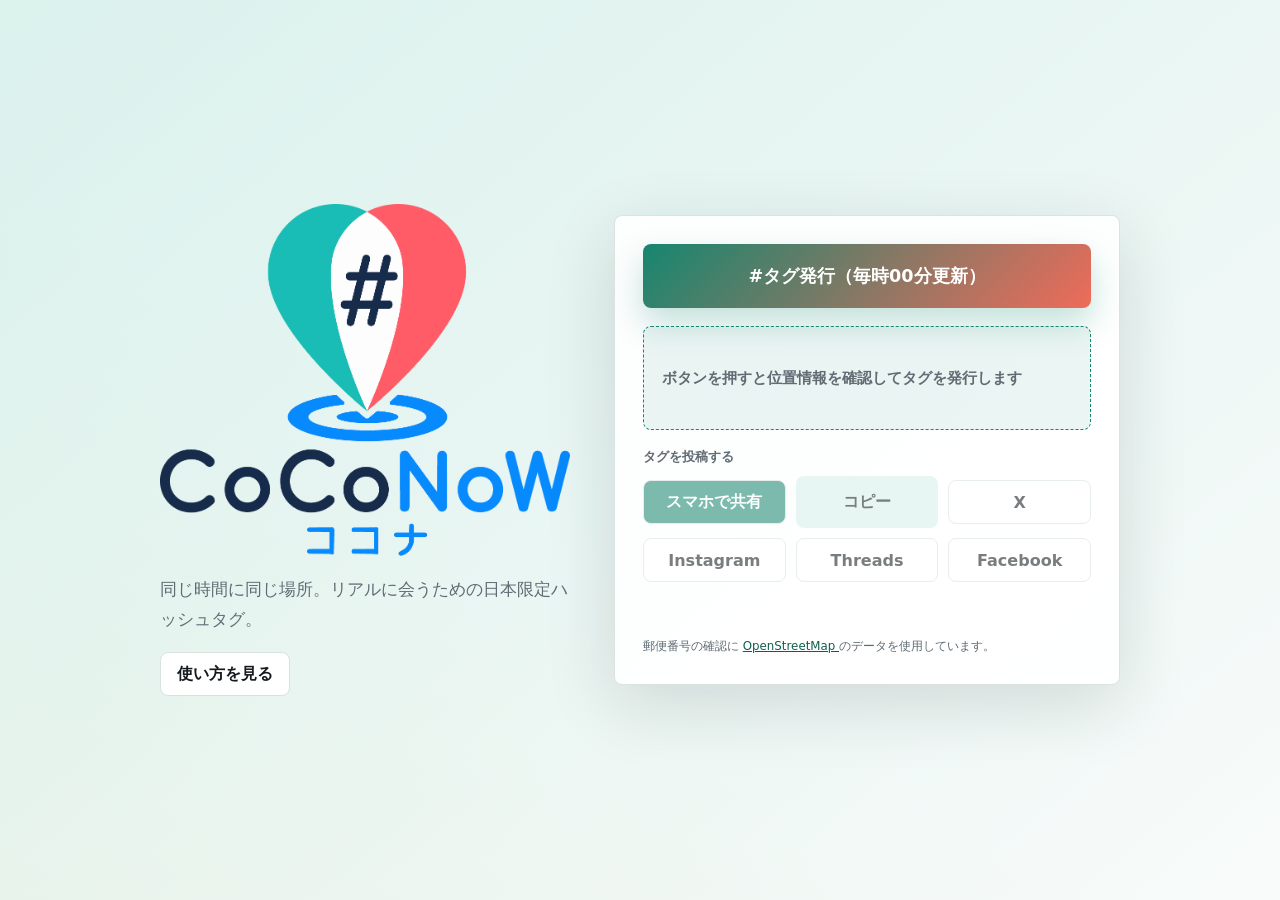
<file: docs/index.html>
<!doctype html>
<html lang="ja">
  <head>
    <meta charset="UTF-8" />
    <meta name="viewport" content="width=device-width, initial-scale=1.0" />
    <title>CoCoNoW-ココナ- | タグ発行</title>
    <link rel="stylesheet" href="./styles.css" />
  </head>
  <body>
    <main class="app-shell">
      <section class="hero" aria-labelledby="app-title">
        <h1 id="app-title" class="brand-title">
          <img
            class="brand-logo brand-logo-stacked brand-logo-desktop"
            src="./assets/brand/coconow-logo-stacked.png"
            alt="CoCoNoW ココナ"
          />
          <img
            class="brand-logo brand-logo-horizontal brand-logo-mobile"
            src="./assets/brand/coconow-logo-horizontal.png"
            alt="CoCoNoW ココナ"
          />
        </h1>
        <p class="lead">同じ時間に同じ場所。リアルに会うための日本限定ハッシュタグ。</p>
        <a class="text-link" href="./howto.html">使い方を見る</a>
      </section>

      <section class="generator" aria-label="ハッシュタグ発行">
        <button class="primary-button" id="issueButton" type="button">
          #タグ発行（毎時00分更新）
        </button>

        <output class="tag-output" id="tagOutput" aria-live="polite">
          <span>ボタンを押すと位置情報を確認してタグを発行します</span>
        </output>

        <div class="postal-panel" id="postalPanel" hidden>
          <label class="field">
            <span>検出エリア（郵便番号の上6桁）</span>
            <input
              id="postalArea"
              type="text"
              inputmode="numeric"
              autocomplete="postal-code"
              placeholder="例: 530000"
              maxlength="7"
            />
          </label>
          <button class="secondary-button" id="reissueButton" type="button">
            修正して再発行
          </button>
        </div>

        <div class="actions" id="actions">
          <p class="actions-title">タグを投稿する</p>
          <button class="share-button primary-share" data-share="native" type="button" disabled>
            スマホで共有
          </button>
          <button class="copy-button" id="copyButton" type="button" disabled>コピー</button>
          <button class="share-button" data-share="x" type="button" disabled>X</button>
          <button class="share-button" data-share="instagram" type="button" disabled>Instagram</button>
          <button class="share-button" data-share="threads" type="button" disabled>Threads</button>
          <button class="share-button" data-share="facebook" type="button" disabled>Facebook</button>
        </div>

        <p id="message" class="message" role="status" aria-live="polite"></p>

        <p class="attribution">
          郵便番号の確認に
          <a href="https://www.openstreetmap.org/copyright" target="_blank" rel="noreferrer">
            OpenStreetMap
          </a>
          のデータを使用しています。
        </p>
      </section>
    </main>

    <script src="./app.js"></script>
  </body>
</html>
</file>
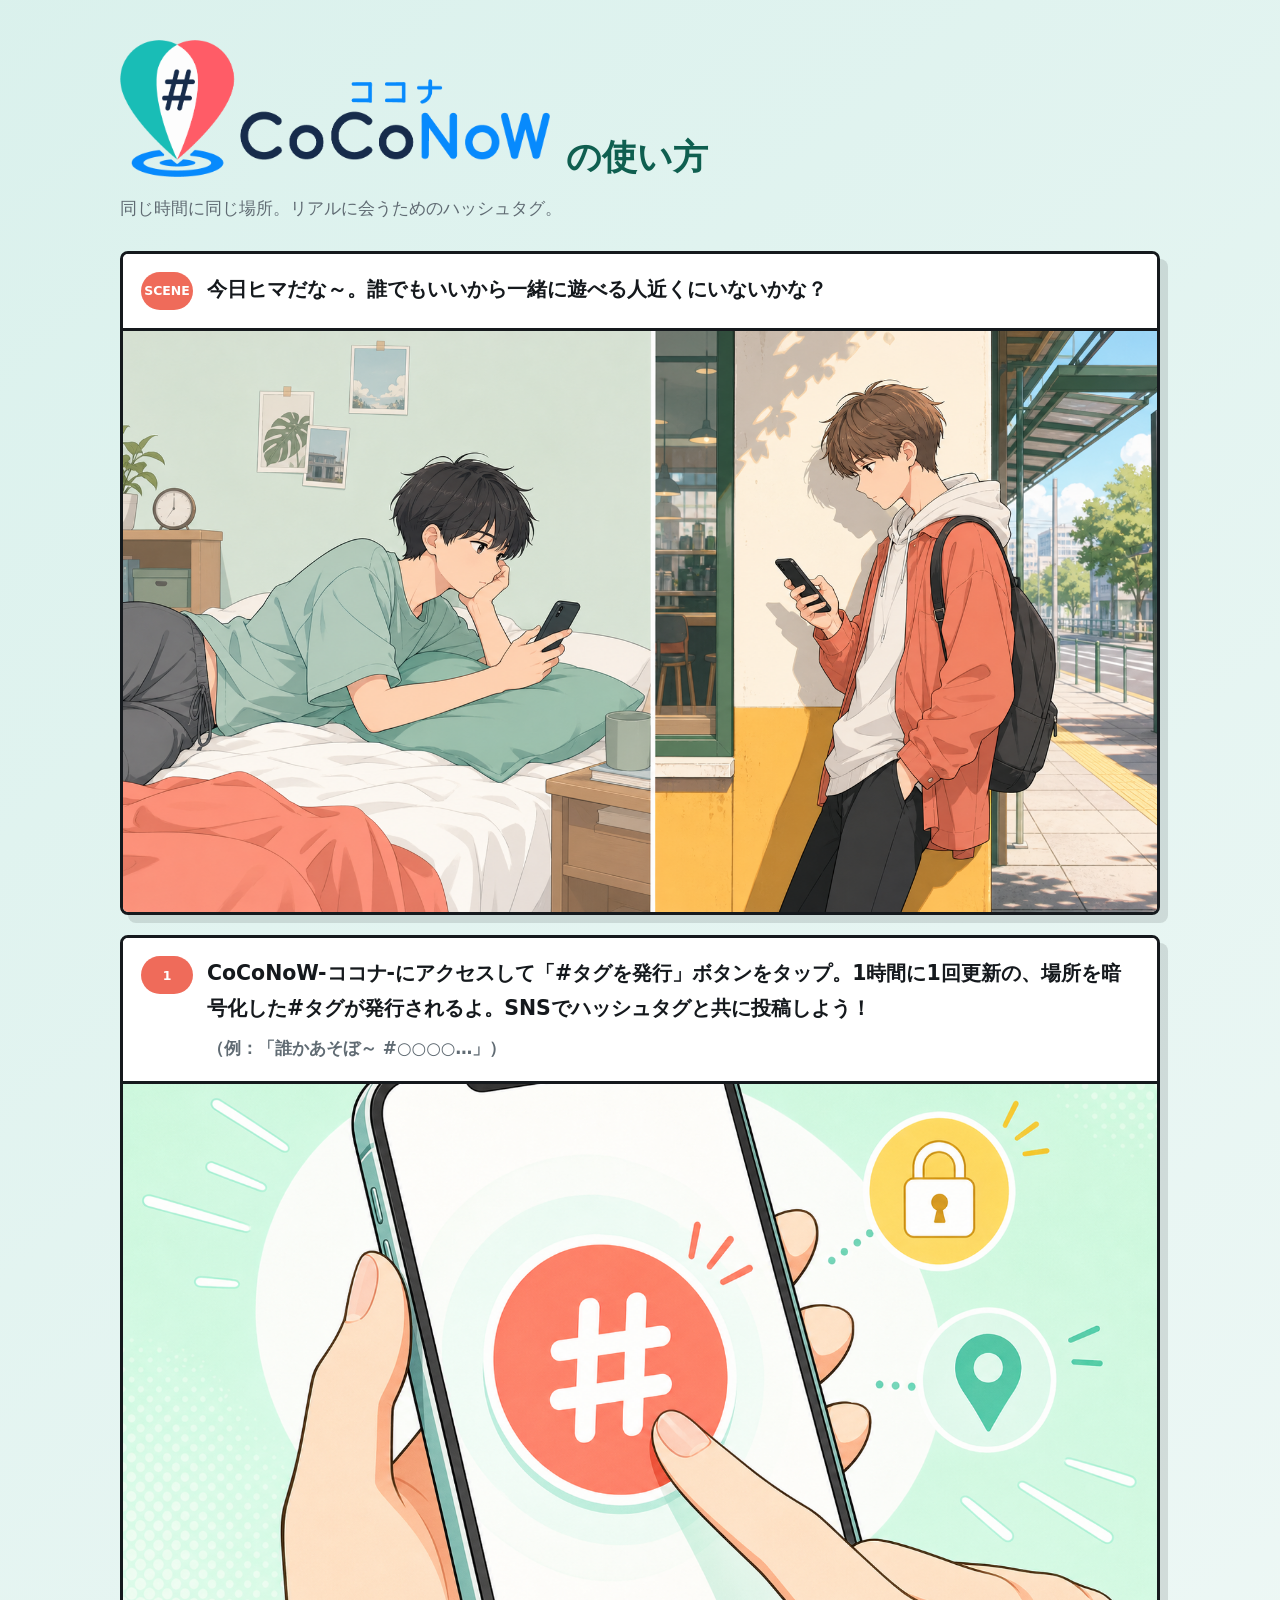
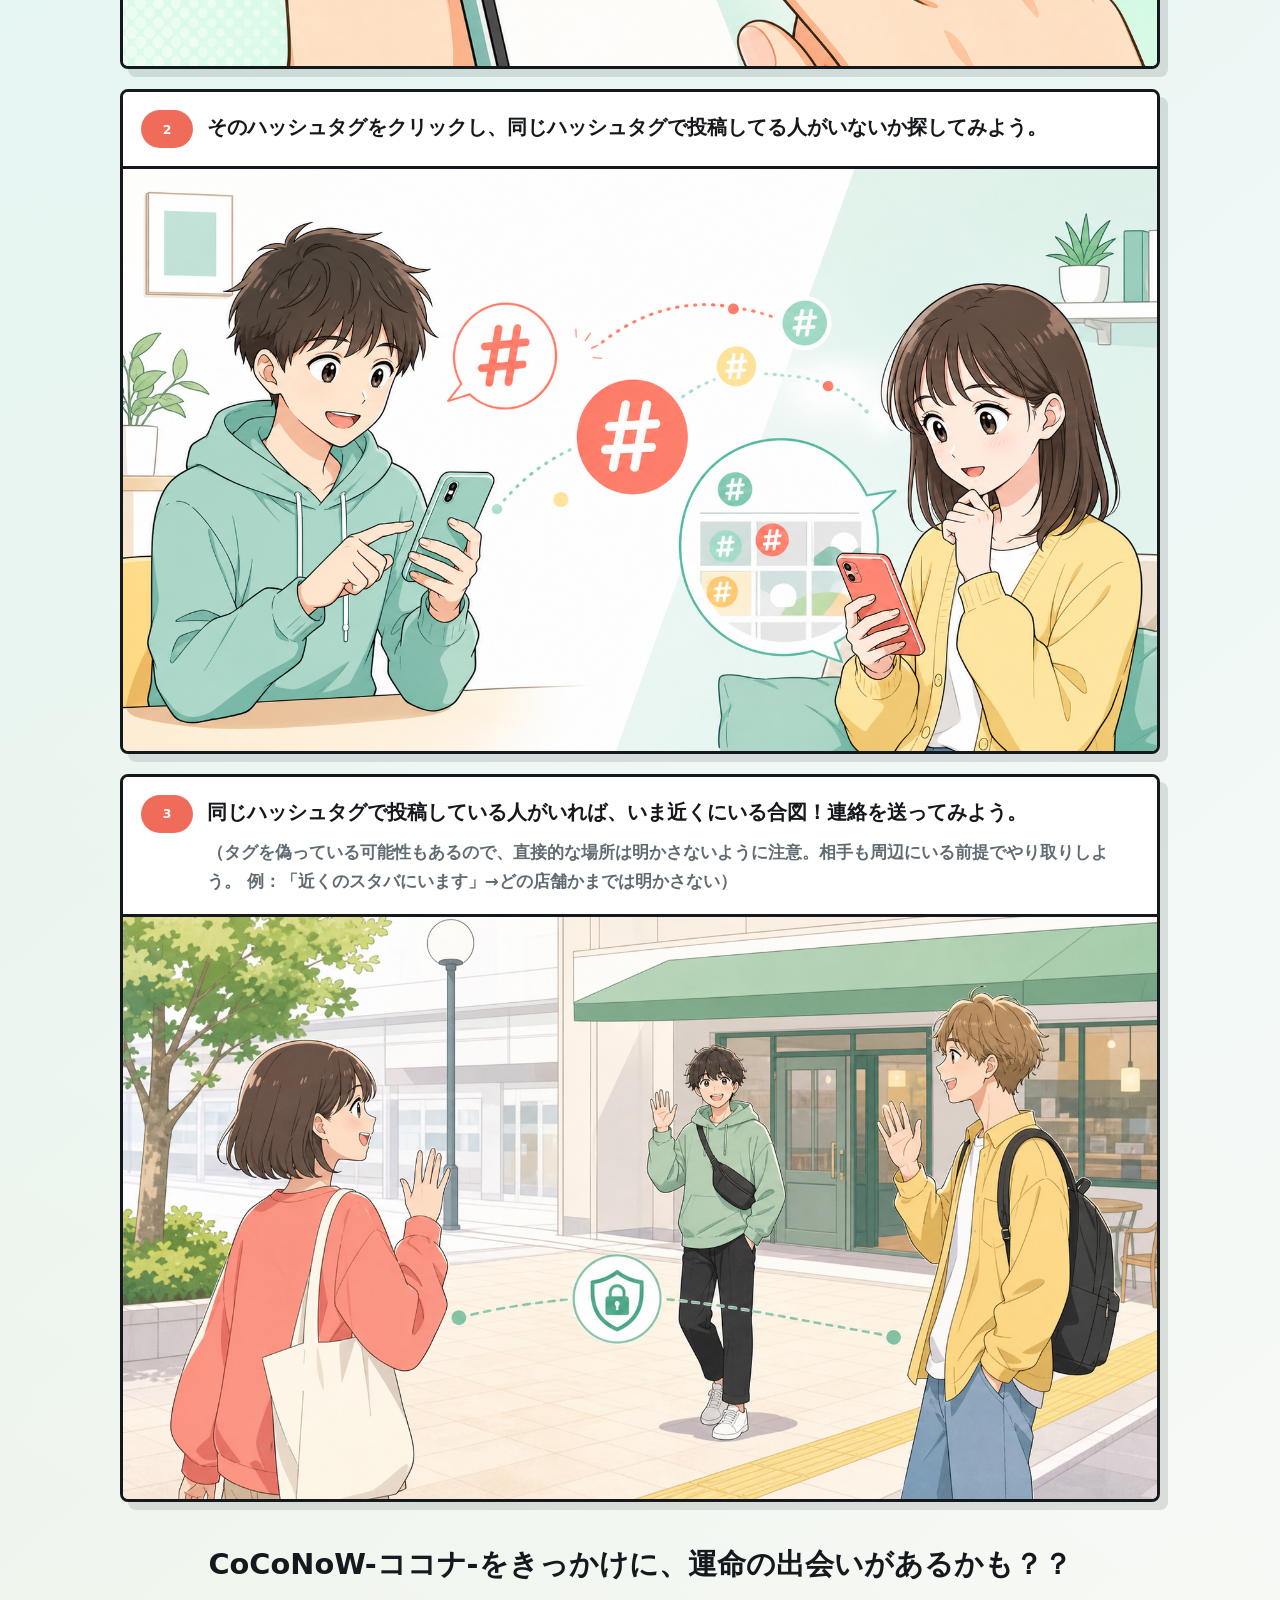
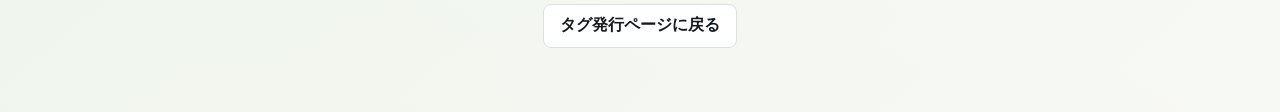
<file: docs/howto.html>
<!doctype html>
<html lang="ja">
  <head>
    <meta charset="UTF-8" />
    <meta name="viewport" content="width=device-width, initial-scale=1.0" />
    <title>CoCoNoW-ココナ- | 使い方</title>
    <link rel="stylesheet" href="./styles.css" />
  </head>
  <body>
    <main class="comic-shell">
      <section class="comic-head" aria-labelledby="guide-title">
        <h1 id="guide-title" class="brand-title-guide">
          <img
            class="brand-logo brand-logo-horizontal"
            src="./assets/brand/coconow-logo-horizontal.png"
            alt="CoCoNoW ココナ"
          />
          <span class="guide-title-text">の使い方</span>
        </h1>
        <p class="lead">同じ時間に同じ場所。リアルに会うためのハッシュタグ。</p>
      </section>

      <section class="comic-strip" aria-label="CoCoNoWの使い方">
        <article class="image-panel">
          <div class="panel-caption">
            <span>SCENE</span>
            <p>今日ヒマだな～。誰でもいいから一緒に遊べる人近くにいないかな？</p>
          </div>
          <img src="./assets/howto/panel-1-bored.png" alt="ヒマな午後にスマホを見ながら近くで遊べる人を探したいと思っている場面" />
        </article>

        <article class="image-panel">
          <div class="panel-caption">
            <span>1</span>
            <p>
              CoCoNoW-ココナ-にアクセスして「#タグを発行」ボタンをタップ。1時間に1回更新の、場所を暗号化した#タグが発行されるよ。SNSでハッシュタグと共に投稿しよう！
              <small>（例：「誰かあそぼ～ #○○○○…」）</small>
            </p>
          </div>
          <img src="./assets/howto/panel-2-issue.png" alt="スマホでタグ発行ボタンを押して、場所を暗号化したタグを作る場面" />
        </article>

        <article class="image-panel">
          <div class="panel-caption">
            <span>2</span>
            <p>そのハッシュタグをクリックし、同じハッシュタグで投稿してる人がいないか探してみよう。</p>
          </div>
          <img src="./assets/howto/panel-3-post.png" alt="SNSにハッシュタグを付けて投稿し、同じタグの投稿を探す場面" />
        </article>

        <article class="image-panel">
          <div class="panel-caption">
            <span>3</span>
            <p>
              同じハッシュタグで投稿している人がいれば、いま近くにいる合図！連絡を送ってみよう。
              <small>
                （タグを偽っている可能性もあるので、直接的な場所は明かさないように注意。相手も周辺にいる前提でやり取りしよう。
                例：「近くのスタバにいます」→どの店舗かまでは明かさない）
              </small>
            </p>
          </div>
          <img src="./assets/howto/panel-4-search.png" alt="公共の場所で近くの人と安全に合流する場面" />
        </article>

        <article class="final-card">
          <p>CoCoNoW-ココナ-をきっかけに、運命の出会いがあるかも？？</p>
          <a class="secondary-link" href="/">タグ発行ページに戻る</a>
        </article>
      </section>
    </main>
  </body>
</html>
</file>
<file: docs/styles.css>
:root {
  color-scheme: light;
  --ink: #15191d;
  --muted: #606b73;
  --line: #d8e2e0;
  --paper: #f8fbfa;
  --surface: rgba(255, 255, 255, 0.9);
  --green: #16866f;
  --green-dark: #0f5f50;
  --coral: #ef6b5a;
  --aqua: #d7f0eb;
  --yellow: #f4c65f;
  --shadow: 0 20px 70px rgba(20, 33, 37, 0.14);
  font-family:
    "Hiragino Kaku Gothic ProN", "Yu Gothic", "Meiryo", system-ui, sans-serif;
}

* {
  box-sizing: border-box;
}

body {
  min-height: 100vh;
  margin: 0;
  color: var(--ink);
  background:
    linear-gradient(140deg, rgba(215, 240, 235, 0.9), rgba(248, 251, 250, 0.72)),
    linear-gradient(35deg, rgba(244, 198, 95, 0.26), transparent 42%),
    var(--paper);
}

button,
input {
  font: inherit;
}

.app-shell {
  width: min(960px, calc(100% - 32px));
  min-height: 100vh;
  margin: 0 auto;
  display: grid;
  grid-template-columns: 0.9fr 1.1fr;
  gap: 40px;
  align-items: center;
  padding: 48px 0;
}

.landing-shell {
  width: min(960px, calc(100% - 32px));
  min-height: 100vh;
  margin: 0 auto;
  display: grid;
  gap: 32px;
  align-content: start;
  padding: 48px 0;
}

.comic-shell {
  width: min(1040px, calc(100% - 32px));
  min-height: 100vh;
  margin: 0 auto;
  display: grid;
  gap: 28px;
  align-content: start;
  padding: 40px 0 56px;
}

.hero {
  display: grid;
  gap: 18px;
}

.landing-hero {
  display: grid;
  gap: 18px;
  padding-top: 18px;
}

.comic-head {
  display: grid;
  gap: 16px;
}

.eyebrow {
  width: fit-content;
  margin: 0;
  padding: 8px 12px;
  border: 1px solid rgba(22, 134, 111, 0.25);
  border-radius: 999px;
  color: var(--green-dark);
  background: rgba(255, 255, 255, 0.58);
  font-size: 0.84rem;
  font-weight: 800;
}

h1 {
  display: grid;
  gap: 6px;
  margin: 0;
  letter-spacing: 0;
}

h1 span {
  font-size: clamp(3.4rem, 9vw, 6.4rem);
  line-height: 0.9;
}

h1 small {
  color: var(--coral);
  font-size: clamp(1.5rem, 3vw, 2.1rem);
  font-weight: 900;
}

.brand-title {
  width: min(100%, 520px);
}

.brand-title-guide {
  display: flex;
  flex-wrap: wrap;
  gap: 10px 14px;
  align-items: flex-end;
  width: min(100%, 620px);
}

.brand-logo {
  display: block;
  width: 100%;
  height: auto;
}

.brand-logo-mobile {
  display: none;
}

.brand-logo-horizontal {
  max-width: min(72vw, 430px);
}

.brand-logo-stacked {
  max-width: min(100%, 410px);
}

.guide-title-text {
  display: inline-block;
  padding-left: 2px;
  color: var(--green-dark);
  font-size: clamp(1.45rem, 4vw, 2.2rem);
  font-weight: 900;
  line-height: 1.1;
  white-space: nowrap;
}

.lead {
  max-width: 29rem;
  margin: 0;
  color: var(--muted);
  font-size: 1.05rem;
  line-height: 1.8;
}

.primary-link,
.secondary-link,
.text-link {
  width: fit-content;
  min-height: 44px;
  display: inline-grid;
  place-items: center;
  border-radius: 8px;
  padding: 0 16px;
  color: inherit;
  font-weight: 900;
  text-decoration: none;
}

.primary-link {
  min-height: 56px;
  color: #fff;
  background: linear-gradient(135deg, var(--green), var(--coral));
  box-shadow: 0 15px 32px rgba(22, 134, 111, 0.25);
}

.secondary-link,
.text-link {
  border: 1px solid var(--line);
  background: #fff;
}

.guide {
  display: grid;
  gap: 18px;
  padding: 28px;
  border: 1px solid rgba(216, 226, 224, 0.95);
  border-radius: 8px;
  background: var(--surface);
  box-shadow: var(--shadow);
}

.guide h2 {
  margin: 0;
  font-size: clamp(1.5rem, 4vw, 2.2rem);
  line-height: 1.25;
}

.scenario {
  margin: 0;
  color: var(--green-dark);
  font-weight: 900;
  line-height: 1.8;
}

.steps {
  margin: 0;
  padding-left: 1.35rem;
  color: var(--muted);
  line-height: 1.9;
}

.steps li + li {
  margin-top: 12px;
}

.comic-strip {
  display: grid;
  gap: 20px;
}

.image-panel {
  position: relative;
  overflow: hidden;
  border: 3px solid var(--ink);
  border-radius: 8px;
  background: #fff;
  box-shadow: 8px 8px 0 rgba(21, 25, 29, 0.12);
}

.image-panel img {
  width: 100%;
  display: block;
  aspect-ratio: 16 / 9;
  object-fit: cover;
}

.panel-caption {
  display: grid;
  grid-template-columns: auto minmax(0, 1fr);
  gap: 14px;
  align-items: start;
  padding: 18px;
  border-bottom: 3px solid var(--ink);
  background: #fff;
}

.panel-caption span {
  min-width: 52px;
  min-height: 38px;
  display: grid;
  place-items: center;
  border-radius: 999px;
  color: #fff;
  background: var(--coral);
  font-size: 0.78rem;
  font-weight: 900;
}

.panel-caption p {
  margin: 0;
  font-weight: 900;
  font-size: clamp(1.04rem, 3.8vw, 1.28rem);
  line-height: 1.7;
}

.panel-caption small {
  display: block;
  margin-top: 8px;
  color: var(--muted);
  font-size: 0.82em;
  font-weight: 800;
  line-height: 1.75;
}

.final-card {
  display: grid;
  gap: 18px;
  justify-items: center;
  padding: 22px 12px 8px;
  text-align: center;
}

.final-card p {
  margin: 0;
  font-size: clamp(1.25rem, 4.8vw, 1.8rem);
  line-height: 1.45;
  font-weight: 900;
}

.comic-grid {
  display: grid;
  grid-template-columns: repeat(2, minmax(0, 1fr));
  gap: 16px;
}

.comic-panel {
  position: relative;
  min-height: 280px;
  display: grid;
  gap: 14px;
  align-content: center;
  overflow: hidden;
  padding: 24px;
  border: 3px solid var(--ink);
  border-radius: 8px;
  background:
    repeating-linear-gradient(
      -18deg,
      rgba(22, 134, 111, 0.07) 0,
      rgba(22, 134, 111, 0.07) 7px,
      transparent 7px,
      transparent 16px
    ),
    #fff;
  box-shadow: 8px 8px 0 rgba(21, 25, 29, 0.12);
}

.comic-panel.wide {
  grid-column: 1 / -1;
  min-height: 240px;
}

.panel-label {
  position: absolute;
  top: 14px;
  left: 14px;
  min-width: 42px;
  min-height: 34px;
  display: grid;
  place-items: center;
  padding: 0 10px;
  border: 2px solid var(--ink);
  border-radius: 999px;
  color: #fff;
  background: var(--coral);
  font-size: 0.78rem;
  font-weight: 900;
}

.comic-character {
  width: 96px;
  height: 96px;
  display: grid;
  place-items: center;
  justify-self: end;
  border: 3px solid var(--ink);
  border-radius: 50%;
  color: #fff;
  background: linear-gradient(135deg, var(--green), var(--coral));
  font-size: 1.25rem;
  font-weight: 900;
  box-shadow: 5px 5px 0 rgba(21, 25, 29, 0.16);
}

.sub-character {
  width: 82px;
  height: 82px;
  justify-self: start;
  background: linear-gradient(135deg, var(--yellow), var(--green));
}

.speech {
  position: relative;
  margin: 0;
  padding: 16px 18px;
  border: 3px solid var(--ink);
  border-radius: 8px;
  background: #fff;
  font-weight: 900;
  line-height: 1.7;
}

.speech::after {
  content: "";
  position: absolute;
  right: 28px;
  bottom: -16px;
  width: 24px;
  height: 24px;
  border-right: 3px solid var(--ink);
  border-bottom: 3px solid var(--ink);
  background: #fff;
  transform: rotate(45deg);
}

.speech.big {
  max-width: 620px;
  font-size: clamp(1.15rem, 3vw, 1.8rem);
}

.caption {
  margin: 0;
  color: var(--muted);
  font-size: 0.94rem;
  font-weight: 800;
  line-height: 1.7;
}

.phone-art,
.post-card,
.search-art {
  width: min(100%, 300px);
  min-height: 122px;
  display: grid;
  gap: 8px;
  place-content: center;
  justify-self: center;
  border: 3px solid var(--ink);
  border-radius: 8px;
  background: var(--aqua);
  box-shadow: 6px 6px 0 rgba(21, 25, 29, 0.12);
  text-align: center;
}

.phone-art span {
  font-size: 3rem;
  line-height: 1;
  font-weight: 900;
}

.phone-art b,
.post-card b,
.search-art span {
  font-weight: 900;
}

.post-card {
  background: #fff;
}

.post-card span {
  color: var(--green-dark);
  font-weight: 900;
}

.search-art {
  position: relative;
  background: var(--yellow);
}

.search-art i {
  width: 48px;
  height: 48px;
  justify-self: center;
  border: 6px solid var(--ink);
  border-radius: 50%;
}

.search-art i::after {
  content: "";
  position: absolute;
  width: 34px;
  height: 7px;
  margin: 38px 0 0 -3px;
  background: var(--ink);
  transform: rotate(42deg);
}

.caution {
  background:
    repeating-linear-gradient(
      18deg,
      rgba(239, 107, 90, 0.09) 0,
      rgba(239, 107, 90, 0.09) 8px,
      transparent 8px,
      transparent 17px
    ),
    #fff;
}

.impact {
  margin: 0;
  font-size: clamp(2rem, 7vw, 4rem);
  line-height: 1.05;
  font-weight: 900;
}

.finale {
  justify-items: start;
  background:
    radial-gradient(circle at 14% 30%, rgba(244, 198, 95, 0.5), transparent 22%),
    radial-gradient(circle at 86% 26%, rgba(239, 107, 90, 0.24), transparent 22%),
    #fff;
}

.generator {
  display: grid;
  gap: 18px;
  padding: 28px;
  border: 1px solid rgba(216, 226, 224, 0.95);
  border-radius: 8px;
  background: var(--surface);
  box-shadow: var(--shadow);
}

.primary-button,
.secondary-button,
.copy-button,
.share-button {
  min-height: 52px;
  border: 0;
  border-radius: 8px;
  padding: 0 18px;
  cursor: pointer;
  font-weight: 900;
  transition:
    transform 160ms ease,
    box-shadow 160ms ease,
    background 160ms ease;
}

.primary-button {
  width: 100%;
  min-height: 64px;
  color: #fff;
  background: linear-gradient(135deg, var(--green), var(--coral));
  box-shadow: 0 15px 32px rgba(22, 134, 111, 0.25);
  font-size: 1.1rem;
}

.secondary-button,
.copy-button,
.share-button {
  color: var(--ink);
  background: var(--aqua);
}

.share-button {
  min-height: 44px;
  padding: 0 14px;
  background: #fff;
  border: 1px solid var(--line);
}

button:hover:not(:disabled) {
  transform: translateY(-1px);
}

button:disabled {
  cursor: not-allowed;
  opacity: 0.56;
}

.tag-output {
  display: grid;
  place-items: center start;
  min-height: 104px;
  padding: 18px;
  border: 1px dashed var(--green);
  border-radius: 8px;
  color: var(--green-dark);
  background: rgba(22, 134, 111, 0.08);
  font-size: clamp(1rem, 2.4vw, 1.35rem);
  font-weight: 900;
  overflow-wrap: anywhere;
}

.tag-output.is-copyable {
  cursor: pointer;
  border-style: solid;
}

.tag-output.is-copyable:hover,
.tag-output.is-copyable:focus {
  box-shadow: 0 0 0 3px rgba(22, 134, 111, 0.18);
  outline: none;
}

.tag-output span {
  color: var(--muted);
  font-size: 0.96rem;
  font-weight: 700;
}

.postal-panel {
  display: grid;
  grid-template-columns: minmax(0, 1fr) auto;
  gap: 12px;
  align-items: end;
}

.postal-panel[hidden] {
  display: none;
}

.field span {
  display: block;
  margin-bottom: 8px;
  color: var(--muted);
  font-size: 0.82rem;
  font-weight: 800;
}

.field input {
  width: 100%;
  height: 52px;
  border: 1px solid var(--line);
  border-radius: 8px;
  padding: 0 14px;
  color: var(--ink);
  background: #fff;
  outline: none;
}

.field input:focus {
  border-color: var(--green);
  box-shadow: 0 0 0 3px rgba(22, 134, 111, 0.18);
}

.actions {
  display: grid;
  grid-template-columns: repeat(3, minmax(0, 1fr));
  gap: 10px;
  align-items: center;
}

.actions-title {
  grid-column: 1 / -1;
  margin: 0;
  color: var(--muted);
  font-size: 0.82rem;
  font-weight: 800;
}

.primary-share {
  color: #fff;
  background: var(--green);
}

.message {
  min-height: 1.5em;
  margin: 0;
  color: var(--muted);
  font-size: 0.92rem;
  line-height: 1.6;
}

.attribution {
  margin: -4px 0 0;
  color: var(--muted);
  font-size: 0.74rem;
  line-height: 1.6;
}

.attribution a {
  color: var(--green-dark);
}

@media (max-width: 820px) {
  .app-shell {
    grid-template-columns: 1fr;
    min-height: auto;
    gap: 18px;
    align-items: start;
    align-content: start;
    padding: 32px 0;
  }

  .brand-logo-desktop {
    display: none;
  }

  .brand-logo-mobile {
    display: block;
  }

  .hero .brand-title {
    width: min(100%, 430px);
  }

  .hero {
    gap: 14px;
  }

  .comic-grid {
    grid-template-columns: 1fr;
  }

  .comic-panel.wide {
    grid-column: auto;
  }

  .panel-caption {
    grid-template-columns: 1fr;
    align-items: start;
  }

  .panel-caption span {
    width: fit-content;
  }

  h1 span {
    font-size: clamp(3rem, 17vw, 5.2rem);
  }
}

@media (max-width: 560px) {
  .app-shell {
    width: min(100% - 20px, 960px);
    gap: 16px;
    padding: 24px 0 40px;
  }

  .generator {
    padding: 18px;
  }

  .postal-panel {
    grid-template-columns: 1fr;
  }

  .secondary-button,
  .copy-button,
  .share-button {
    width: 100%;
  }

  .actions {
    grid-template-columns: 1fr 1fr;
  }

  .primary-share {
    grid-column: 1 / -1;
  }

  .share-button,
  .copy-button {
    min-height: 48px;
    padding: 0 10px;
    font-size: 0.92rem;
  }
}
</file>
